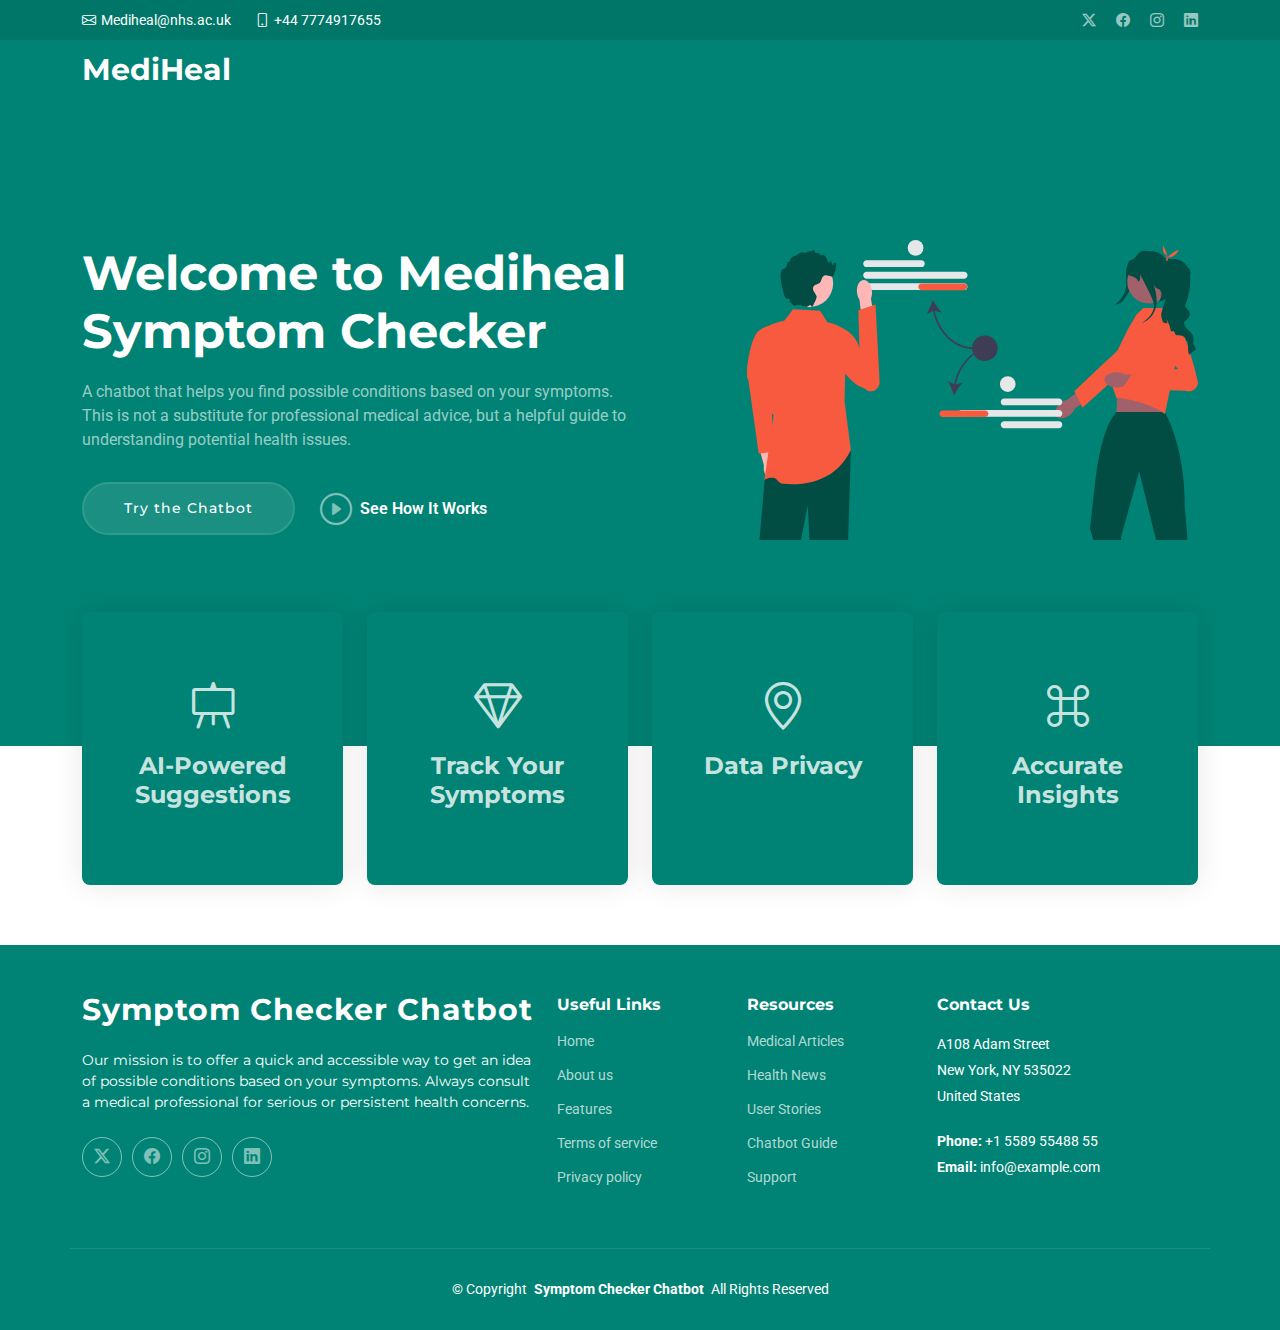
<file: index.html>
<!DOCTYPE html>
<html lang="en">

<head>
  <meta charset="utf-8" />
  <meta content="width=device-width, initial-scale=1.0" name="viewport" />

  <title>Symptom Checker Chatbot - A Chatbot Prototype That Suggests Conditions Based on Symptoms</title>
  <meta
    name="description"
    content="Symptom Checker Chatbot: A prototype that helps you find possible conditions based on your symptoms. This is not a substitute for professional medical advice."
  />
  <meta
    name="keywords"
    content="Symptom Checker, Medical, Chatbot, Health, AI, Conditions"
  />

  <link href="assets/img/favicon.png" rel="icon" />
  <link
    href="assets/img/apple-touch-icon.png"
    rel="apple-touch-icon"
  />

  <link href="https://fonts.googleapis.com" rel="preconnect" />
  <link href="https://fonts.gstatic.com" rel="preconnect" crossorigin />
  <link
    href="https://fonts.googleapis.com/css2?family=Roboto:ital,wght@0,100;0,300;0,400;0,500;0,700;0,900;1,100;1,300;1,400;1,500;1,700;1,900&family=Montserrat:ital,wght@0,100;0,200;0,300;0,400;0,500;0,600;0,700;0,800;0,900&family=Poppins:ital,wght@0,100;0,200;0,300;0,400;0,500;0,600;0,700;0,800;0,900;1,100;1,200;1,300;1,400;1,500;1,600;1,700;1,800;1,900&display=swap"
    rel="stylesheet"
  />

  <link
    href="assets/vendor/bootstrap/css/bootstrap.min.css"
    rel="stylesheet"
  />
  <link
    href="assets/vendor/bootstrap-icons/bootstrap-icons.css"
    rel="stylesheet"
  />
  <link href="assets/vendor/aos/aos.css" rel="stylesheet" />
  <link
    href="assets/vendor/glightbox/css/glightbox.min.css"
    rel="stylesheet"
  />
  <link
    href="assets/vendor/swiper/swiper-bundle.min.css"
    rel="stylesheet"
  />

  <link href="assets/css/main.css" rel="stylesheet" />
</head>

<body class="index-page">

  <header id="header" class="header fixed-top">
    <div class="topbar d-flex align-items-center">
      <div class="container d-flex justify-content-center justify-content-md-between">
        <div class="contact-info d-flex align-items-center">
          <i class="bi bi-envelope d-flex align-items-center">
            <a href="mailto:Mediheal@nhs.ac.uk">Mediheal@nhs.ac.uk</a>
          </i>
          <i class="bi bi-phone d-flex align-items-center ms-4"
            ><span>+44 7774917655</span></i
          >
        </div>
        <div class="social-links d-none d-md-flex align-items-center">
          <a href="#" class="twitter"><i class="bi bi-twitter-x"></i></a>
          <a href="#" class="facebook"><i class="bi bi-facebook"></i></a>
          <a href="#" class="instagram"><i class="bi bi-instagram"></i></a>
          <a href="#" class="linkedin"><i class="bi bi-linkedin"></i></a>
        </div>
      </div>
    </div>
    <div class="branding d-flex align-items-cente">
      <div
        class="container position-relative d-flex align-items-center justify-content-between"
      >
        <a href="index.html" class="logo d-flex align-items-center">
          <h1 class="sitename">MediHeal</h1>
          <span>.</span>
        </a>
      </div>
    </div>
  </header>
  <main id="main">
    <section id="hero" class="hero section accent-background">
      <div class="container position-relative" data-aos="fade-up" data-aos-delay="100">
        <div class="row gy-5 justify-content-between">
          <div class="col-lg-6 order-2 order-lg-1 d-flex flex-column justify-content-center">
            <h2>
              <span>Welcome to </span>
              <span class="accent">Mediheal Symptom Checker</span>
            </h2>
            <p>
              A chatbot that helps you find possible conditions based on your symptoms.
              This is not a substitute for professional medical advice, but a helpful guide to understanding potential health issues.
            </p>
            <div class="d-flex">
              <a href="chatbot.html" class="btn-get-started">Try the Chatbot</a>
              <a href="https://youtu.be/JKz_Y4-ZVTw?si=KSqrg_nxxJJu1kZ1" class="glightbox btn-watch-video d-flex align-items-center">
                <i class="bi bi-play-circle"></i><span>See How It Works</span>
              </a>
            </div>
          </div>
          <div class="col-lg-5 order-1 order-lg-2">
            <img
              src="assets/img/hero-img.svg"
              class="img-fluid"
              alt="Hero Image"
            >
          </div>
        </div>
      </div>

      <div class="icon-boxes position-relative" data-aos="fade-up" data-aos-delay="200">
        <div class="container position-relative">
          <div class="row gy-4 mt-5">

            <div class="col-xl-3 col-md-6">
              <div class="icon-box">
                <div class="icon"><i class="bi bi-easel"></i></div>
                <h4 class="title"><a href="#" class="stretched-link">AI-Powered Suggestions</a></h4>
              </div>
            </div><div class="col-xl-3 col-md-6">
              <div class="icon-box">
                <div class="icon"><i class="bi bi-gem"></i></div>
                <h4 class="title"><a href="#" class="stretched-link">Track Your Symptoms</a></h4>
              </div>
            </div><div class="col-xl-3 col-md-6">
              <div class="icon-box">
                <div class="icon"><i class="bi bi-geo-alt"></i></div>
                <h4 class="title"><a href="#" class="stretched-link">Data Privacy</a></h4>
              </div>
            </div><div class="col-xl-3 col-md-6">
              <div class="icon-box">
                <div class="icon"><i class="bi bi-command"></i></div>
                <h4 class="title"><a href="#" class="stretched-link">Accurate Insights</a></h4>
              </div>
            </div></div>
        </div>
      </div>
    </section></main>
  <footer id="footer" class="footer accent-background">
    <div class="container footer-top">
      <div class="row gy-4">
        <div class="col-lg-5 col-md-12 footer-about">
          <a href="index.html" class="logo d-flex align-items-center">
            <span class="sitename">Symptom Checker Chatbot</span>
          </a>
          <p>
            Our mission is to offer a quick and accessible way to get an idea of
            possible conditions based on your symptoms. Always consult a medical
            professional for serious or persistent health concerns.
          </p>
          <div class="social-links d-flex mt-4">
            <a href=""><i class="bi bi-twitter-x"></i></a>
            <a href=""><i class="bi bi-facebook"></i></a>
            <a href=""><i class="bi bi-instagram"></i></a>
            <a href=""><i class="bi bi-linkedin"></i></a>
          </div>
        </div>

        <div class="col-lg-2 col-6 footer-links">
          <h4>Useful Links</h4>
          <ul>
            <li><a href="index.html">Home</a></li>
            <li><a href="about.html">About us</a></li>
            <li><a href="services.html">Features</a></li>
            <li><a href="pricing.html">Terms of service</a></li>
            <li><a href="faq.html">Privacy policy</a></li>
          </ul>
        </div>

        <div class="col-lg-2 col-6 footer-links">
          <h4>Resources</h4>
          <ul>
            <li><a href="#">Medical Articles</a></li>
            <li><a href="#">Health News</a></li>
            <li><a href="#">User Stories</a></li>
            <li><a href="#">Chatbot Guide</a></li>
            <li><a href="#">Support</a></li>
          </ul>
        </div>

        <div class="col-lg-3 col-md-12 footer-contact text-center text-md-start">
          <h4>Contact Us</h4>
          <p>A108 Adam Street</p>
          <p>New York, NY 535022</p>
          <p>United States</p>
          <p class="mt-4">
            <strong>Phone:</strong> <span>+1 5589 55488 55</span>
          </p>
          <p>
            <strong>Email:</strong> <span>info@example.com</span>
          </p>
        </div>
      </div>
    </div>

    <div class="container copyright text-center mt-4">
      <p>
        ©
        <span>Copyright</span>
        <strong class="px-1 sitename">Symptom Checker Chatbot</strong>
        <span>All Rights Reserved</span>
      </p>
    </div>
  </footer>
  <a
    href="#"
    id="scroll-top"
    class="scroll-top d-flex align-items-center justify-content-center"
  >
    <i class="bi bi-arrow-up-short"></i>
  </a>

  <div id="preloader"></div>

  <script
    src="assets/vendor/bootstrap/js/bootstrap.bundle.min.js"
  ></script>
  <script
    src="assets/vendor/php-email-form/validate.js"
  ></script>
  <script src="assets/vendor/aos/aos.js"></script>
  <script
    src="assets/vendor/glightbox/js/glightbox.min.js"
  ></script>
  <script
    src="assets/vendor/swiper/swiper-bundle.min.js"
  ></script>
  <script
    src="assets/vendor/purecounter/purecounter_vanilla.js"
  ></script>
  <script
    src="assets/vendor/imagesloaded/imagesloaded.pkgd.min.js"
  ></script>
  <script
    src="assets/vendor/isotope-layout/isotope.pkgd.min.js"
  ></script>

  <script src="assets/js/main.js"></script>
</body>
</html>
</file>
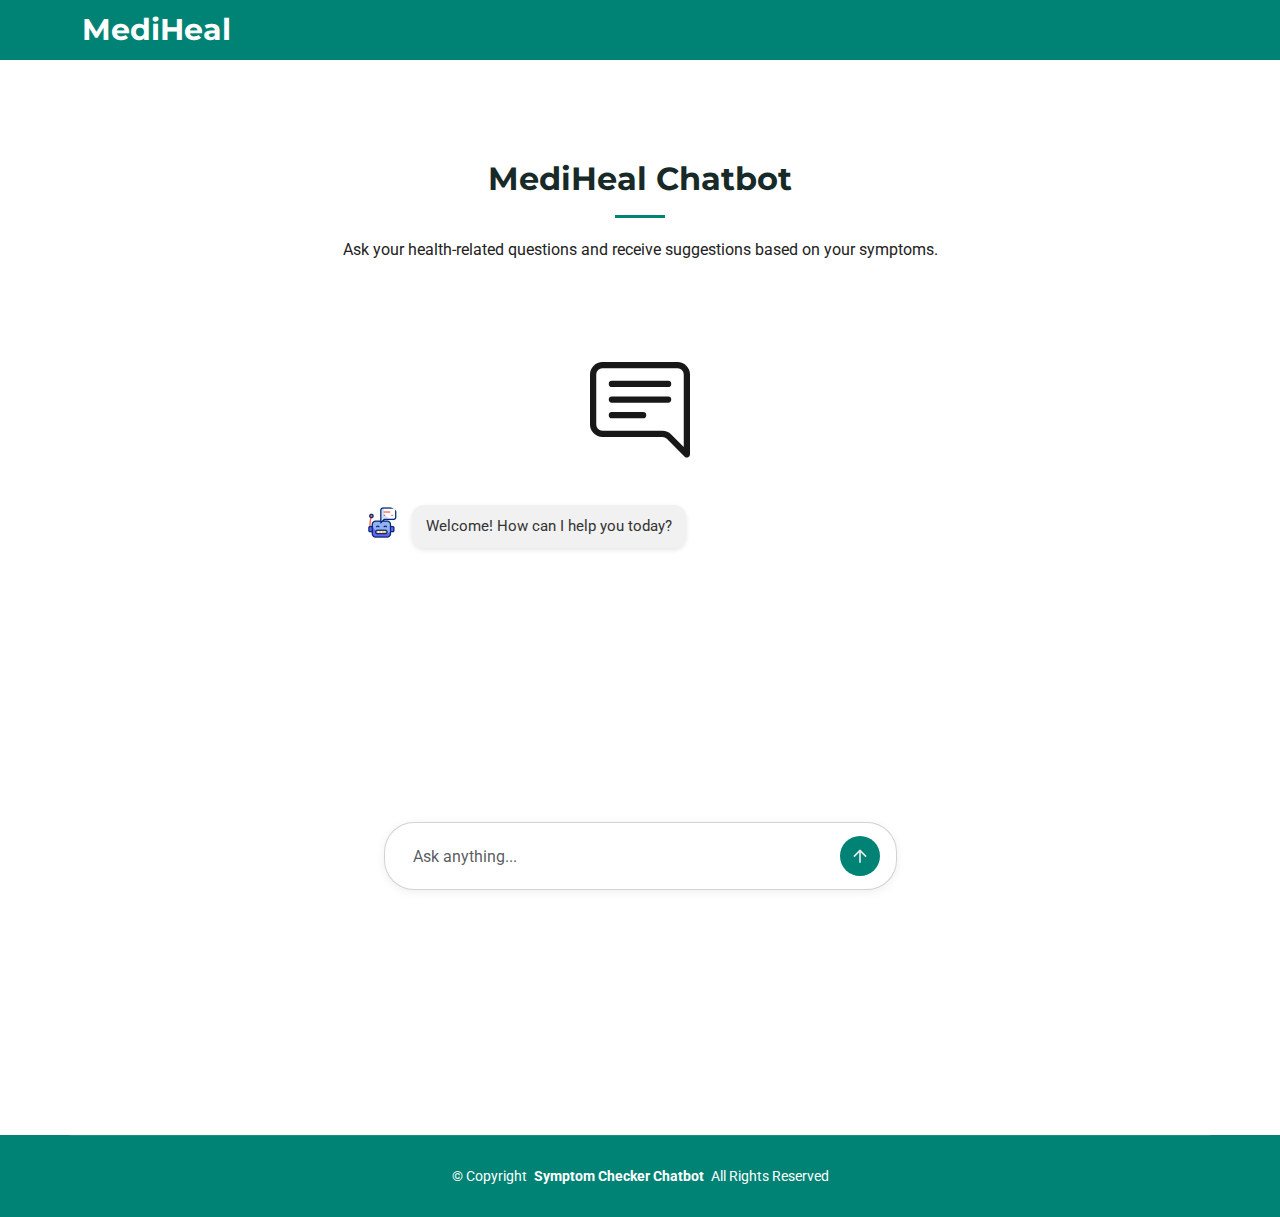
<file: chatbot.html>
<!DOCTYPE html>
<html lang="en">

<head>
  <meta charset="utf-8" />
  <meta content="width=device-width, initial-scale=1.0" name="viewport" />

  <title>MediHeal Chatbot - A Chatbot Prototype That Suggests Conditions Based on Symptoms</title>
  <meta
    name="description"
    content="Symptom Checker Chatbot: A prototype that helps you find possible conditions based on your symptoms. This is not a substitute for professional medical advice."
  />
  <meta
    name="keywords"
    content="Symptom Checker, Medical, Chatbot, Health, AI, Conditions"
  />

  <link href="assets/img/favicon.png" rel="icon" />
  <link
    href="assets/img/apple-touch-icon.png"
    rel="apple-touch-icon"
  />

  <link href="https://fonts.googleapis.com" rel="preconnect" />
  <link href="https://fonts.gstatic.com" rel="preconnect" crossorigin />
  <link
    href="https://fonts.googleapis.com/css2?family=Roboto:ital,wght@0,100;0,300;0,400;0,500;0,700;0,900;1,100;1,300;1,400;1,500;1,700;1,900&family=Montserrat:ital,wght@0,100;0,200;0,300;0,400;0,500;0,600;0,700;0,800;0,900&family=Poppins:ital,wght@0,100;0,200;0,300;0,400;0,500;0,600;0,700;0,800;0,900;1,100;1,200;1,300;1,400;1,500;1,600;1,700;1,800;1,900&display=swap"
    rel="stylesheet"
  />

  <link
    href="assets/vendor/bootstrap/css/bootstrap.min.css"
    rel="stylesheet"
  />
  <link
    href="assets/vendor/bootstrap-icons/bootstrap-icons.css"
    rel="stylesheet"
  />
  <link href="assets/vendor/aos/aos.css" rel="stylesheet" />
  <link
    href="assets/vendor/glightbox/css/glightbox.min.css"
    rel="stylesheet"
  />
  <link
    href="assets/vendor/swiper/swiper-bundle.min.css"
    rel="stylesheet"
  />

  <link href="assets/css/main.css" rel="stylesheet" />
</head>

<body class="index-page">

  <header id="header" class="header fixed-top">
    <div class="branding d-flex align-items-cente">
      <div
        class="container position-relative d-flex align-items-center justify-content-between"
      >
        <a href="index.html" class="logo d-flex align-items-center">
          <h1 class="sitename">MediHeal</h1>
          <span>.</span>
        </a>
      </div>
    </div>
  </header>
  <main id="main">
    <section id="chatbot" class="chatbot section">
      <div class="container" data-aos="fade-up" data-aos-delay="100">
        <div class="section-title">
          <h2>MediHeal Chatbot</h2>
          <p>Ask your health-related questions and receive suggestions based on your symptoms.</p>
        </div>

        <div id="paperChatSection">
          <div class="paper-center-logo" id="paperCenterLogo">
            <img
              src="assets/custom/chat-right-text.svg"
              alt="PaperChat Logo"
              style="width:100px; height:100px; margin-bottom: 10px;"
            />
            <h2 style="font-size: 1.8rem; color: #333; font-weight: 600;"></h2>
          </div>

          <div class="paper-chat-body" id="paperChatContainer">
            <div class="paper-message bot-message">
              <img src="assets/custom/chatbot.gif" alt="Bot Avatar" class="paper-bot-avatar">
              <div class="paper-message-text">Welcome! How can I help you today?</div>
            </div>
          </div>

          <div class="paper-chat-footer">
            <div class="search-box" style="border-radius: 30px; width: min(600px, 90%); max-width: 600px; margin: 0 auto; padding: 8px 16px;">
              <form id="paperChatForm" style="display: flex; align-items: center; width: 100%;">
                <input
                  type="text"
                  id="paperChatInput"
                  class="form-control search-input"
                  placeholder="Ask anything..."
                  required
                  style="border-radius: 8px; height: 50px; font-size: 16px;"
                />
                <div class="search-icons" style="display: flex; align-items: center;">
                  <button type="submit" class="icon-btn" aria-label="Send Message" id="paperChatSendBtn" style="width: 40px; height: 40px;">
                    <img
                      id="paperChatSendIcon"
                      src="assets/custom/arrow_upward_24dp_E8EAED_FILL0_wght400_GRAD0_opsz24.svg"
                      alt="Send"
                      style="width: 20px; height: 20px;"
                    />
                  </button>
                </div>
              </form>
            </div>
          </div>
        </div>
      </div>
    </section>

  </main>
  <footer id="footer" class="footer accent-background">
    <div class="container copyright text-center mt-4">
      <p>
        ©
        <span>Copyright</span>
        <strong class="px-1 sitename">Symptom Checker Chatbot</strong>
        <span>All Rights Reserved</span>
      </p>
    </div>
  </footer>
  <a
    href="#"
    id="scroll-top"
    class="scroll-top d-flex align-items-center justify-content-center"
  >
    <i class="bi bi-arrow-up-short"></i>
  </a>

  <div id="preloader"></div>

  <script
    src="assets/vendor/bootstrap/js/bootstrap.bundle.min.js"
  ></script>
  <script
    src="assets/vendor/php-email-form/validate.js"
  ></script>
  <script src="assets/vendor/aos/aos.js"></script>
  <script
    src="assets/vendor/glightbox/js/glightbox.min.js"
  ></script>
  <script
    src="assets/vendor/swiper/swiper-bundle.min.js"
  ></script>
  <script
    src="assets/vendor/purecounter/purecounter_vanilla.js"
  ></script>
  <script
    src="assets/vendor/imagesloaded/imagesloaded.pkgd.min.js"
  ></script>
  <script
    src="assets/vendor/isotope-layout/isotope.pkgd.min.js"
  ></script>

  <script src="assets/js/main.js"></script>
  <script>
    // Disease Responses Map
    const diseaseResponses = {
      "Asthma": {
        symptoms: "Wheezing, shortness of breath, chest tightness, coughing.",
        remedies: "Use inhalers as prescribed, avoid triggers like smoke and allergens, maintain a healthy lifestyle.",
        solutions: "Consult a pulmonologist for long-term management and regular check-ups."
      },
      "Diabetes": {
        symptoms: "Increased thirst, frequent urination, fatigue, blurred vision.",
        remedies: "Monitor blood sugar levels, follow a balanced diet, exercise regularly.",
        solutions: "Consult an endocrinologist for medication and lifestyle adjustments."
      },
      "Hypertension (high blood pressure)": {
        symptoms: "Headaches, dizziness, blurred vision, chest pain.",
        remedies: "Reduce salt intake, exercise regularly, avoid smoking and excessive alcohol.",
        solutions: "Consult a cardiologist for medication and regular monitoring."
      },
      "Coronary atherosclerosis": {
        symptoms: "Chest pain, shortness of breath, fatigue, heart palpitations.",
        remedies: "Adopt a heart-healthy diet, exercise regularly, quit smoking.",
        solutions: "Consult a cardiologist for possible surgical interventions and medications."
      },
      "Chronic obstructive pulmonary disease (COPD)": {
        symptoms: "Chronic cough, shortness of breath, wheezing, frequent respiratory infections.",
        remedies: "Avoid smoking, use prescribed inhalers, pulmonary rehabilitation.",
        solutions: "Consult a pulmonologist for long-term management and oxygen therapy if needed."
      },
      // Add more diseases and their responses here...
    };

    // Chatbot Logic
    document.addEventListener("DOMContentLoaded", function () {
      const chatContainer = document.getElementById("paperChatContainer");
      const chatInput = document.getElementById("paperChatInput");
      const chatForm = document.getElementById("paperChatForm");

      function addMessageToChat(message, isUser = false) {
        const messageDiv = document.createElement("div");
        messageDiv.classList.add("paper-message");

        if (isUser) {
          messageDiv.classList.add("user-message");
          messageDiv.innerHTML = `
            <div class="paper-message-text">${message}</div>
          `;
        } else {
          messageDiv.classList.add("bot-message");
          messageDiv.innerHTML = `
            <img src="assets/custom/chatbot.gif" alt="Bot Avatar" class="paper-bot-avatar">
            <div class="paper-message-text">${message}</div>
          `;
        }

        chatContainer.appendChild(messageDiv);
        chatContainer.scrollTop = chatContainer.scrollHeight; // Auto-scroll to the latest message
      }

      function handleChatFormSubmit(event) {
        event.preventDefault();

        const userMessage = chatInput.value.trim();

        if (userMessage) {
          addMessageToChat(userMessage, true);
          chatInput.value = "";

          // Check if the user's message matches any disease in the map
          const disease = Object.keys(diseaseResponses).find(d => userMessage.toLowerCase().includes(d.toLowerCase()));

          if (disease) {
            const response = diseaseResponses[disease];
            const botMessage = `
              <strong>${disease}</strong><br>
              <strong>Symptoms:</strong> ${response.symptoms}<br>
              <strong>Remedies:</strong> ${response.remedies}<br>
              <strong>Solutions:</strong> ${response.solutions}
            `;
            addMessageToChat(botMessage);
          } else {
            addMessageToChat("I'm sorry, I don't have information on that condition. Please consult a healthcare professional.");
          }
        }
      }

      chatForm.addEventListener("submit", handleChatFormSubmit);
    });
  </script>

  <style>
    /* Basic Chat Layout */
    #paperChatSection {
      background: transparent;
      position: relative;
      min-height: 60vh;
      max-width: 600px;
      margin: 0 auto;
    }
    .paper-center-logo {
      position: relative;
      text-align: center;
      margin-top: 40px;
      opacity: 0.9;
    }
    .paper-chat-body {
      display: flex;
      flex-direction: column;
      gap: 20px;
      padding: 25px 22px 400px 22px;
      background: transparent;
      scroll-behavior: smooth;
      margin-bottom: 0;
    }
    .paper-chat-footer {
      position: sticky;
      bottom: 0;
      left: 0;
      right: 0;
      z-index: 999;
      padding: 10px 15px;
      background-color: var(--surface-color);
    }
    .search-box {
      background-color: var(--surface-color);
      border: 1px solid color-mix(in srgb, var(--default-color), transparent 80%);
      box-shadow: 0 2px 10px rgba(0,0,0,0.07);
      transition: border 0.3s;
    }
    .search-box:hover {
      border: 1px solid var(--default-color);
    }
    .search-input {
      flex: 1;
      border: none;
      background: transparent;
      margin-right: 10px;
    }
    .search-input:focus {
      outline: none;
    }
    .icon-btn {
      border: none;
      border-radius: 50%;
      background-color: #008374;
      cursor: pointer;
      display: flex;
      align-items: center;
      justify-content: center;
      transition: background-color 0.3s;
    }
    .icon-btn:hover {
      background-color: #006B5F;
    }
    .icon-btn:focus {
      outline: none;
    }
    .paper-message {
      display: flex;
      align-items: flex-start;
      gap: 10px;
      max-width: 80%;
      margin-bottom: 15px;
      animation: fadeIn 0.3s ease-in-out;
    }
    .paper-message.bot-message {
      align-self: flex-start;
    }
    .paper-message.user-message {
      align-self: flex-end;
      flex-direction: row-reverse;
    }
    .paper-message-text {
      background: var(--surface-color);
      padding: 10px 14px;
      border-radius: 12px;
      font-size: 15px;
      text-align: justify;
      white-space: pre-wrap;
      box-shadow: 0 2px 5px rgba(0, 0, 0, 0.1);
    }
    .paper-message.user-message .paper-message-text {
      background: #008374;
      color: white;
    }
    .paper-bot-avatar, .paper-user-avatar {
      width: 40px;
      height: 40px;
      flex-shrink: 0;
      border-radius: 50%;
    }
    .paper-message-text {
      background: var(--surface-color);
      padding: 10px 14px;
      border-radius: 12px;
      font-size: 15px;
      text-align: left;
      white-space: pre-wrap;
      box-shadow: 0 2px 5px rgba(0, 0, 0, 0.1);
      line-height: 1.5;
    }

    .paper-message.user-message .paper-message-text {
      background: #008374;
      color: white;
      text-align: right;
    }

    .paper-message.bot-message .paper-message-text {
      background: #f1f1f1;
      color: #333;
    }
    
    .paper-user-avatar {
      background: #008374;
      display: flex;
      align-items: center;
      justify-content: center;
      color: white;
      font-size: 18px;
    }
    @keyframes fadeIn {
      from {
        opacity: 0;
        transform: translateY(10px);
      }
      to {
        opacity: 1;
        transform: translateY(0);
      }
    }
  </style>
</body>
</html>
</file>
<file: assets/css/main.css>
/**
* Template Name: Impact
* Template URL: https://bootstrapmade.com/impact-bootstrap-business-website-template/
* Updated: Aug 07 2024 with Bootstrap v5.3.3
* Author: BootstrapMade.com
* License: https://bootstrapmade.com/license/
*/

/*--------------------------------------------------------------
# Font & Color Variables
# Help: https://bootstrapmade.com/color-system/
--------------------------------------------------------------*/
/* Fonts */
:root {
  --default-font: "Roboto",  system-ui, -apple-system, "Segoe UI", Roboto, "Helvetica Neue", Arial, "Noto Sans", "Liberation Sans", sans-serif, "Apple Color Emoji", "Segoe UI Emoji", "Segoe UI Symbol", "Noto Color Emoji";
  --heading-font: "Montserrat",  sans-serif;
  --nav-font: "Poppins",  sans-serif;
}

/* Global Colors - The following color variables are used throughout the website. Updating them here will change the color scheme of the entire website */
:root { 
  --background-color: #ffffff; /* Background color for the entire website, including individual sections */
  --default-color: #222222; /* Default color used for the majority of the text content across the entire website */
  --heading-color: #172a28; /* Color for headings, subheadings and title throughout the website */
  --accent-color: #008374; /* Accent color that represents your brand on the website. It's used for buttons, links, and other elements that need to stand out */
  --surface-color: #ffffff; /* The surface color is used as a background of boxed elements within sections, such as cards, icon boxes, or other elements that require a visual separation from the global background. */
  --contrast-color: #ffffff; /* Contrast color for text, ensuring readability against backgrounds of accent, heading, or default colors. */
}

/* Nav Menu Colors - The following color variables are used specifically for the navigation menu. They are separate from the global colors to allow for more customization options */
:root {
  --nav-color: #ffffff;  /* The default color of the main navmenu links */
  --nav-hover-color: #008374; /* Applied to main navmenu links when they are hovered over or active */
  --nav-mobile-background-color: #ffffff; /* Used as the background color for mobile navigation menu */
  --nav-dropdown-background-color: #ffffff; /* Used as the background color for dropdown items that appear when hovering over primary navigation items */
  --nav-dropdown-color: #01433c; /* Used for navigation links of the dropdown items in the navigation menu. */
  --nav-dropdown-hover-color: #008374; /* Similar to --nav-hover-color, this color is applied to dropdown navigation links when they are hovered over. */
}

/* Color Presets - These classes override global colors when applied to any section or element, providing reuse of the sam color scheme. */

.light-background {
  --background-color: #f2f9f9;
  --surface-color: #ffffff;
}

.dark-background {
  --background-color: #060606;
  --default-color: #ffffff;
  --heading-color: #ffffff;
  --surface-color: #252525;
  --contrast-color: #ffffff;
}

.accent-background {
  --background-color: #008374;
  --default-color: #ffffff;
  --heading-color: #ffffff;
  --accent-color: #ffffff;
  --surface-color: #00b6a1;
  --contrast-color: #ffffff;
}

/* Smooth scroll */
:root {
  scroll-behavior: smooth;
}

/*--------------------------------------------------------------
# General Styling & Shared Classes
--------------------------------------------------------------*/
body {
  color: var(--default-color);
  background-color: var(--background-color);
  font-family: var(--default-font);
  padding-top: 100px;
}

a {
  color: var(--accent-color);
  text-decoration: none;
  transition: 0.3s;
}

a:hover {
  color: color-mix(in srgb, var(--accent-color), transparent 25%);
  text-decoration: none;
}

h1,
h2,
h3,
h4,
h5,
h6 {
  color: var(--heading-color);
  font-family: var(--heading-font);
}

/* Pulsating Play Button
------------------------------*/
.pulsating-play-btn {
  width: 94px;
  height: 94px;
  background: radial-gradient(var(--accent-color) 50%, color-mix(in srgb, var(--accent-color), transparent 75%) 52%);
  border-radius: 50%;
  display: block;
  position: relative;
  overflow: hidden;
}

.pulsating-play-btn:before {
  content: "";
  position: absolute;
  width: 120px;
  height: 120px;
  animation-delay: 0s;
  animation: pulsate-play-btn 2s;
  animation-direction: forwards;
  animation-iteration-count: infinite;
  animation-timing-function: steps;
  opacity: 1;
  border-radius: 50%;
  border: 5px solid color-mix(in srgb, var(--accent-color), transparent 30%);
  top: -15%;
  left: -15%;
  background: rgba(198, 16, 0, 0);
}

.pulsating-play-btn:after {
  content: "";
  position: absolute;
  left: 50%;
  top: 50%;
  transform: translateX(-40%) translateY(-50%);
  width: 0;
  height: 0;
  border-top: 10px solid transparent;
  border-bottom: 10px solid transparent;
  border-left: 15px solid #fff;
  z-index: 100;
  transition: all 400ms cubic-bezier(0.55, 0.055, 0.675, 0.19);
}

.pulsating-play-btn:hover:before {
  content: "";
  position: absolute;
  left: 50%;
  top: 50%;
  transform: translateX(-40%) translateY(-50%);
  width: 0;
  height: 0;
  border: none;
  border-top: 10px solid transparent;
  border-bottom: 10px solid transparent;
  border-left: 15px solid #fff;
  z-index: 200;
  animation: none;
  border-radius: 0;
}

.pulsating-play-btn:hover:after {
  border-left: 15px solid var(--accent-color);
  transform: scale(20);
}

@keyframes pulsate-play-btn {
  0% {
    transform: scale(0.6, 0.6);
    opacity: 1;
  }

  100% {
    transform: scale(1, 1);
    opacity: 0;
  }
}

/* PHP Email Form Messages
------------------------------*/
.php-email-form .error-message {
  display: none;
  background: #df1529;
  color: #ffffff;
  text-align: left;
  padding: 15px;
  margin-bottom: 24px;
  font-weight: 600;
}

.php-email-form .sent-message {
  display: none;
  color: #ffffff;
  background: #059652;
  text-align: center;
  padding: 15px;
  margin-bottom: 24px;
  font-weight: 600;
}

.php-email-form .loading {
  display: none;
  background: var(--surface-color);
  text-align: center;
  padding: 15px;
  margin-bottom: 24px;
}

.php-email-form .loading:before {
  content: "";
  display: inline-block;
  border-radius: 50%;
  width: 24px;
  height: 24px;
  margin: 0 10px -6px 0;
  border: 3px solid var(--accent-color);
  border-top-color: var(--surface-color);
  animation: php-email-form-loading 1s linear infinite;
}

@keyframes php-email-form-loading {
  0% {
    transform: rotate(0deg);
  }

  100% {
    transform: rotate(360deg);
  }
}

/*--------------------------------------------------------------
# Global Header
--------------------------------------------------------------*/
.header {
  --background-color: #008374;
  --heading-color: #ffffff;
  color: var(--default-color);
  transition: all 0.5s;
  z-index: 997;
  background-color: var(--background-color);
}

.header .topbar {
  background-color: color-mix(in srgb, var(--accent-color) 90%, black 10%);
  height: 40px;
  padding: 0;
  font-size: 14px;
  transition: all 0.5s;
}

.header .topbar .contact-info i {
  font-style: normal;
  color: var(--contrast-color);
}

.header .topbar .contact-info i a,
.header .topbar .contact-info i span {
  padding-left: 5px;
  color: var(--contrast-color);
}

@media (max-width: 575px) {

  .header .topbar .contact-info i a,
  .header .topbar .contact-info i span {
    font-size: 13px;
  }
}

.header .topbar .contact-info i a {
  line-height: 0;
  transition: 0.3s;
}

.header .topbar .contact-info i a:hover {
  color: var(--contrast-color);
  text-decoration: underline;
}

.header .topbar .social-links a {
  color: color-mix(in srgb, var(--contrast-color), transparent 40%);
  line-height: 0;
  transition: 0.3s;
  margin-left: 20px;
}

.header .topbar .social-links a:hover {
  color: var(--contrast-color);
}

.header .branding {
  min-height: 60px;
  padding: 10px 0;
}

.header .logo {
  line-height: 1;
}

.header .logo img {
  max-height: 36px;
  margin-right: 8px;
}

.header .logo h1 {
  font-size: 30px;
  margin: 0;
  font-weight: 700;
  color: var(--heading-color);
}

.header .logo span {
  font-size: 32px;
  margin-left: 2px;
  color: var(--nav-hover-color);
}

.scrolled .header {
  box-shadow: 0px 0 18px rgba(0, 0, 0, 0.1);
}

/*--------------------------------------------------------------
# Navigation Menu
--------------------------------------------------------------*/
/* Desktop Navigation */
@media (min-width: 1200px) {
  .navmenu {
    padding: 0;
  }

  .navmenu ul {
    margin: 0;
    padding: 0;
    display: flex;
    list-style: none;
    align-items: center;
  }

  .navmenu li {
    position: relative;
  }

  .navmenu>ul>li {
    white-space: nowrap;
    padding: 15px 14px;
  }

  .navmenu>ul>li:last-child {
    padding-right: 0;
  }

  .navmenu a,
  .navmenu a:focus {
    color: var(--nav-color);
    font-size: 15px;
    padding: 0 2px;
    font-family: var(--nav-font);
    font-weight: 500;
    display: flex;
    align-items: center;
    justify-content: space-between;
    white-space: nowrap;
    transition: 0.3s;
    position: relative;
  }

  .navmenu a i,
  .navmenu a:focus i {
    font-size: 12px;
    line-height: 0;
    margin-left: 5px;
    transition: 0.3s;
  }

  .navmenu>ul>li>a:before {
    content: "";
    position: absolute;
    height: 2px;
    bottom: -6px;
    left: 0;
    background-color: var(--nav-hover-color);
    visibility: hidden;
    width: 0px;
    transition: all 0.3s ease-in-out 0s;
  }

  .navmenu a:hover:before,
  .navmenu li:hover>a:before,
  .navmenu .active:before {
    visibility: visible;
    width: 100%;
  }

  .navmenu li:hover>a,
  .navmenu .active,
  .navmenu .active:focus {
    color: var(--nav-color);
  }

  .navmenu .dropdown ul {
    margin: 0;
    padding: 10px 0;
    background: var(--nav-dropdown-background-color);
    display: block;
    position: absolute;
    visibility: hidden;
    left: 14px;
    top: 130%;
    opacity: 0;
    transition: 0.3s;
    border-radius: 4px;
    z-index: 99;
    box-shadow: 0px 0px 30px rgba(0, 0, 0, 0.1);
  }

  .navmenu .dropdown ul li {
    min-width: 200px;
  }

  .navmenu .dropdown ul a {
    padding: 10px 20px;
    font-size: 15px;
    text-transform: none;
    color: var(--nav-dropdown-color);
  }

  .navmenu .dropdown ul a i {
    font-size: 12px;
  }

  .navmenu .dropdown ul a:hover,
  .navmenu .dropdown ul .active:hover,
  .navmenu .dropdown ul li:hover>a {
    color: var(--nav-dropdown-hover-color);
  }

  .navmenu .dropdown:hover>ul {
    opacity: 1;
    top: 100%;
    visibility: visible;
  }

  .navmenu .dropdown .dropdown ul {
    top: 0;
    left: -90%;
    visibility: hidden;
  }

  .navmenu .dropdown .dropdown:hover>ul {
    opacity: 1;
    top: 0;
    left: -100%;
    visibility: visible;
  }
}

/* Mobile Navigation */
@media (max-width: 1199px) {
  .mobile-nav-toggle {
    color: var(--nav-color);
    font-size: 28px;
    line-height: 0;
    margin-right: 10px;
    cursor: pointer;
    transition: color 0.3s;
  }

  .navmenu {
    padding: 0;
    z-index: 9997;
  }

  .navmenu ul {
    display: none;
    list-style: none;
    position: absolute;
    inset: 60px 20px 20px 20px;
    padding: 10px 0;
    margin: 0;
    border-radius: 6px;
    background-color: var(--nav-mobile-background-color);
    border: 1px solid color-mix(in srgb, var(--default-color), transparent 90%);
    box-shadow: none;
    overflow-y: auto;
    transition: 0.3s;
    z-index: 9998;
  }

  .navmenu a,
  .navmenu a:focus {
    color: var(--nav-dropdown-color);
    padding: 10px 20px;
    font-family: var(--nav-font);
    font-size: 17px;
    font-weight: 500;
    display: flex;
    align-items: center;
    justify-content: space-between;
    white-space: nowrap;
    transition: 0.3s;
  }

  .navmenu a i,
  .navmenu a:focus i {
    font-size: 12px;
    line-height: 0;
    margin-left: 5px;
    width: 30px;
    height: 30px;
    display: flex;
    align-items: center;
    justify-content: center;
    border-radius: 50%;
    transition: 0.3s;
    background-color: color-mix(in srgb, var(--accent-color), transparent 90%);
  }

  .navmenu a i:hover,
  .navmenu a:focus i:hover {
    background-color: var(--accent-color);
    color: var(--contrast-color);
  }

  .navmenu a:hover,
  .navmenu .active,
  .navmenu .active:focus {
    color: var(--nav-dropdown-hover-color);
  }

  .navmenu .active i,
  .navmenu .active:focus i {
    background-color: var(--accent-color);
    color: var(--contrast-color);
    transform: rotate(180deg);
  }

  .navmenu .dropdown ul {
    position: static;
    display: none;
    z-index: 99;
    padding: 10px 0;
    margin: 10px 20px;
    background-color: var(--nav-dropdown-background-color);
    transition: all 0.5s ease-in-out;
  }

  .navmenu .dropdown ul ul {
    background-color: rgba(33, 37, 41, 0.1);
  }

  .navmenu .dropdown>.dropdown-active {
    display: block;
    background-color: rgba(33, 37, 41, 0.03);
  }

  .mobile-nav-active {
    overflow: hidden;
  }

  .mobile-nav-active .mobile-nav-toggle {
    color: #fff;
    position: absolute;
    font-size: 32px;
    top: 15px;
    right: 15px;
    margin-right: 0;
    z-index: 9999;
  }

  .mobile-nav-active .navmenu {
    position: fixed;
    overflow: hidden;
    inset: 0;
    background: rgba(33, 37, 41, 0.8);
    transition: 0.3s;
  }

  .mobile-nav-active .navmenu>ul {
    display: block;
  }
}

/*--------------------------------------------------------------
# Global Footer
--------------------------------------------------------------*/
.footer {
  color: var(--default-color);
  background-color: var(--background-color);
  font-size: 14px;
  position: relative;
}

.footer .footer-top {
  padding-top: 50px;
}

.footer .footer-about .logo {
  line-height: 1;
  margin-bottom: 25px;
}

.footer .footer-about .logo img {
  max-height: 40px;
  margin-right: 6px;
}

.footer .footer-about .logo span {
  color: var(--heading-color);
  font-size: 30px;
  font-weight: 700;
  letter-spacing: 1px;
  font-family: var(--heading-font);
}

.footer .footer-about p {
  font-size: 14px;
  font-family: var(--heading-font);
}

.footer .social-links a {
  display: flex;
  align-items: center;
  justify-content: center;
  width: 40px;
  height: 40px;
  border-radius: 50%;
  border: 1px solid color-mix(in srgb, var(--default-color), transparent 50%);
  font-size: 16px;
  color: color-mix(in srgb, var(--default-color), transparent 50%);
  margin-right: 10px;
  transition: 0.3s;
}

.footer .social-links a:hover {
  color: var(--default-color);
  border-color: var(--default-color);
}

.footer h4 {
  font-size: 16px;
  font-weight: bold;
  position: relative;
  padding-bottom: 12px;
}

.footer .footer-links {
  margin-bottom: 30px;
}

.footer .footer-links ul {
  list-style: none;
  padding: 0;
  margin: 0;
}

.footer .footer-links ul i {
  padding-right: 2px;
  font-size: 12px;
  line-height: 0;
}

.footer .footer-links ul li {
  padding: 10px 0;
  display: flex;
  align-items: center;
}

.footer .footer-links ul li:first-child {
  padding-top: 0;
}

.footer .footer-links ul a {
  color: color-mix(in srgb, var(--default-color), transparent 30%);
  display: inline-block;
  line-height: 1;
}

.footer .footer-links ul a:hover {
  color: var(--default-color);
}

.footer .footer-contact p {
  margin-bottom: 5px;
}

.footer .copyright {
  padding-top: 30px;
  padding-bottom: 30px;
  border-top: 1px solid color-mix(in srgb, var(--default-color), transparent 90%);
}

.footer .copyright p {
  margin-bottom: 0;
}

.footer .credits {
  margin-top: 4px;
  font-size: 13px;
}

/*--------------------------------------------------------------
# Preloader
--------------------------------------------------------------*/
#preloader {
  position: fixed;
  inset: 0;
  z-index: 999999;
  overflow: hidden;
  background: var(--background-color);
  transition: all 0.6s ease-out;
}

#preloader:before {
  content: "";
  position: fixed;
  top: calc(50% - 30px);
  left: calc(50% - 30px);
  border: 6px solid #ffffff;
  border-color: var(--accent-color) transparent var(--accent-color) transparent;
  border-radius: 50%;
  width: 60px;
  height: 60px;
  animation: animate-preloader 1.5s linear infinite;
}

@keyframes animate-preloader {
  0% {
    transform: rotate(0deg);
  }

  100% {
    transform: rotate(360deg);
  }
}

/*--------------------------------------------------------------
# Scroll Top Button
--------------------------------------------------------------*/
.scroll-top {
  position: fixed;
  visibility: hidden;
  opacity: 0;
  right: 15px;
  bottom: -15px;
  z-index: 99999;
  background-color: var(--accent-color);
  width: 44px;
  height: 44px;
  border-radius: 50px;
  transition: all 0.4s;
}

.scroll-top i {
  font-size: 24px;
  color: var(--contrast-color);
  line-height: 0;
}

.scroll-top:hover {
  background-color: color-mix(in srgb, var(--accent-color), transparent 20%);
  color: var(--contrast-color);
}

.scroll-top.active {
  visibility: visible;
  opacity: 1;
  bottom: 15px;
}

/*--------------------------------------------------------------
# Disable aos animation delay on mobile devices
--------------------------------------------------------------*/
@media screen and (max-width: 768px) {
  [data-aos-delay] {
    transition-delay: 0 !important;
  }
}

/*--------------------------------------------------------------
# Global Page Titles & Breadcrumbs
--------------------------------------------------------------*/
.page-title {
  --background-color: var(--accent-color);
  --default-color: #fff;
  --heading-color: #fff;
  color: var(--default-color);
  background-color: var(--background-color);
  position: relative;
}

.page-title .heading {
  padding: 160px 0 80px 0;
  border-top: 1px solid color-mix(in srgb, var(--default-color), transparent 90%);
}

.page-title .heading h1 {
  font-size: 38px;
  font-weight: 700;
}

.page-title nav {
  background-color: color-mix(in srgb, var(--default-color), transparent 92%);
  padding: 20px 0;
}

.page-title nav ol {
  display: flex;
  flex-wrap: wrap;
  list-style: none;
  margin: 0;
  font-size: 16px;
  font-weight: 600;
}

.page-title nav ol a {
  color: color-mix(in srgb, var(--default-color), transparent 50%);
}

.page-title nav ol a:hover {
  color: var(--default-color);
}

.page-title nav ol li+li {
  padding-left: 10px;
}

.page-title nav ol li+li::before {
  content: "/";
  display: inline-block;
  padding-right: 10px;
  color: color-mix(in srgb, var(--default-color), transparent 50%);
}

/*--------------------------------------------------------------
# Global Sections
--------------------------------------------------------------*/
section,
.section {
  color: var(--default-color);
  background-color: var(--background-color);
  padding: 60px 0;
  scroll-margin-top: 112px;
  overflow: clip;
}

@media (max-width: 1199px) {

  section,
  .section {
    scroll-margin-top: 100px;
  }
}

/*--------------------------------------------------------------
# Global Section Titles
--------------------------------------------------------------*/
.section-title {
  text-align: center;
  padding-bottom: 60px;
  position: relative;
}

.section-title h2 {
  font-size: 32px;
  font-weight: 700;
  margin-bottom: 20px;
  padding-bottom: 20px;
  position: relative;
}

.section-title h2:after {
  content: "";
  position: absolute;
  display: block;
  width: 50px;
  height: 3px;
  background: var(--accent-color);
  left: 0;
  right: 0;
  bottom: 0;
  margin: auto;
}

.section-title p {
  margin-bottom: 0;
}

/*--------------------------------------------------------------
# Hero Section
--------------------------------------------------------------*/
.hero {
  width: 100%;
  position: relative;
  padding: 140px 0 0 0;
}

.hero .container {
  position: relative;
  z-index: 3;
}

.hero h2 {
  font-size: 48px;
  font-weight: 700;
  margin-bottom: 20px;
}

.hero h2 .accent {
  color: var(--conrast-color);
}

.hero p {
  color: color-mix(in srgb, var(--default-color), transparent 40%);
  font-weight: 400;
  margin-bottom: 30px;
}

.hero .btn-get-started {
  color: var(--contrast-color);
  background: var(--accent-color);
  font-family: var(--heading-font);
  font-weight: 500;
  font-size: 14px;
  letter-spacing: 1px;
  display: inline-block;
  padding: 14px 40px;
  border-radius: 50px;
  transition: 0.3s;
  border: 2px solid color-mix(in srgb, var(--default-color), transparent 90%);
  background-color: color-mix(in srgb, var(--default-color), transparent 90%);
}

.hero .btn-get-started:hover {
  border-color: color-mix(in srgb, var(--default-color), transparent 60%);
}

.hero .btn-watch-video {
  font-size: 16px;
  transition: 0.5s;
  margin-left: 25px;
  font-weight: 600;
  color: var(--default-color);
}

.hero .btn-watch-video i {
  color: color-mix(in srgb, var(--default-color), transparent 50%);
  font-size: 32px;
  transition: 0.3s;
  line-height: 0;
  margin-right: 8px;
}

.hero .btn-watch-video:hover i {
  color: var(--default-color);
}

@media (max-width: 640px) {
  .hero h2 {
    font-size: 36px;
  }

  .hero .btn-get-started,
  .hero .btn-watch-video {
    font-size: 14px;
  }
}

.hero .icon-boxes {
  padding-bottom: 60px;
  z-index: 4;
}

@media (min-width: 1200px) {
  .hero .icon-boxes:before {
    content: "";
    position: absolute;
    bottom: 0;
    left: 0;
    right: 0;
    height: calc(50% + 20px);
    background-color: var(--default-color);
    border-top: 1px solid color-mix(in srgb, var(--default-color), transparent 90%);
  }
}

.hero .icon-box {
  padding: 60px 30px;
  position: relative;
  overflow: hidden;
  background: var(--background-color);
  box-shadow: 0 0 29px 0 rgba(0, 0, 0, 0.1);
  transition: all 0.3s ease-in-out;
  border-radius: 8px;
  z-index: 1;
  height: 100%;
  width: 100%;
  text-align: center;
}

.hero .icon-box .title {
  font-weight: 700;
  margin-bottom: 15px;
  font-size: 24px;
}

.hero .icon-box .title a {
  color: color-mix(in srgb, var(--default-color), transparent 20%);
  transition: 0.3s;
}

.hero .icon-box .icon {
  margin-bottom: 20px;
  padding-top: 10px;
  display: inline-block;
  transition: all 0.3s ease-in-out;
  font-size: 48px;
  line-height: 1;
  color: color-mix(in srgb, var(--default-color), transparent 20%);
}

.hero .icon-box:hover {
  background-color: color-mix(in srgb, var(--background-color), white 10%);
}

.hero .icon-box:hover .title a,
.hero .icon-box:hover .icon {
  color: var(--contrast-color);
}

/*--------------------------------------------------------------
# About Section
--------------------------------------------------------------*/
.about h3 {
  font-weight: 700;
  font-size: 28px;
  margin-bottom: 20px;
}

.about .fst-italic {
  color: color-mix(in srgb, var(--default-color), var(--contrast-color) 50%);
}

.about .content ul {
  list-style: none;
  padding: 0;
}

.about .content ul li {
  padding: 0 0 10px 30px;
  position: relative;
}

.about .content ul i {
  position: absolute;
  font-size: 20px;
  left: 0;
  top: -3px;
  color: var(--accent-color);
}

.about .content p:last-child {
  margin-bottom: 0;
}

.about .pulsating-play-btn {
  position: absolute;
  left: calc(50% - 47px);
  top: calc(50% - 47px);
}

/*--------------------------------------------------------------
# Clients Section
--------------------------------------------------------------*/
.clients .swiper {
  padding: 10px 0;
}

.clients .swiper-wrapper {
  height: auto;
}

.clients .swiper-slide img {
  transition: 0.3s;
}

.clients .swiper-slide img:hover {
  transform: scale(1.1);
}

/*--------------------------------------------------------------
# Stats Section
--------------------------------------------------------------*/
.stats .stats-item {
  padding: 10px;
}

.stats .stats-item i {
  font-size: 44px;
  color: var(--accent-color);
  line-height: 0;
  margin-right: 15px;
}

.stats .stats-item .purecounter {
  color: var(--heading-color);
  font-size: 40px;
  display: block;
  font-weight: 700;
  line-height: 40px;
}

.stats .stats-item p {
  color: color-mix(in srgb, var(--default-color), transparent 40%);
  padding: 15px 0 0 0;
  margin: 0;
  font-family: var(--heading-font);
  font-size: 14px;
}

/*--------------------------------------------------------------
# Call To Action Section
--------------------------------------------------------------*/
.call-to-action {
  background-color: transparent;
}

.call-to-action .container {
  padding-top: 80px;
  padding-bottom: 80px;
  border-radius: 15px;
  overflow: hidden;
  position: relative;
  clip-path: inset(0 round 15px);
}

.call-to-action .container img {
  position: fixed;
  top: 0;
  left: 0;
  display: block;
  width: 100%;
  height: 100%;
  object-fit: cover;
  z-index: 1;
  border-radius: 15px;
  overflow: hidden;
}

.call-to-action .container:before {
  content: "";
  background: rgba(0, 0, 0, 0.5);
  position: absolute;
  inset: 0;
  z-index: 2;
}

.call-to-action .container .content {
  position: relative;
  z-index: 3;
}

.call-to-action h3 {
  color: var(--default-color);
  font-size: 28px;
  font-weight: 700;
  margin-bottom: 20px;
}

.call-to-action p {
  color: var(--default-color);
  margin-bottom: 20px;
}

.call-to-action .play-btn {
  width: 94px;
  height: 94px;
  margin-bottom: 20px;
  background: radial-gradient(var(--accent-color) 50%, color-mix(in srgb, var(--accent-color), transparent 60%) 52%);
  border-radius: 50%;
  display: inline-block;
  position: relative;
  overflow: hidden;
}

.call-to-action .play-btn:before {
  content: "";
  position: absolute;
  width: 120px;
  height: 120px;
  animation-delay: 0s;
  animation: pulsate-btn 2s;
  animation-direction: forwards;
  animation-iteration-count: infinite;
  animation-timing-function: steps;
  opacity: 1;
  border-radius: 50%;
  border: 5px solid color-mix(in srgb, var(--accent-color), transparent 20%);
  top: -15%;
  left: -15%;
  background: rgba(198, 16, 0, 0);
}

.call-to-action .play-btn:after {
  content: "";
  position: absolute;
  left: 50%;
  top: 50%;
  transform: translateX(-40%) translateY(-50%);
  width: 0;
  height: 0;
  border-top: 10px solid transparent;
  border-bottom: 10px solid transparent;
  border-left: 15px solid var(--default-color);
  z-index: 100;
  transition: all 400ms cubic-bezier(0.55, 0.055, 0.675, 0.19);
}

.call-to-action .play-btn:hover:before {
  content: "";
  position: absolute;
  left: 50%;
  top: 50%;
  transform: translateX(-40%) translateY(-50%);
  width: 0;
  height: 0;
  border: none;
  border-top: 10px solid transparent;
  border-bottom: 10px solid transparent;
  border-left: 15px solid var(--default-color);
  z-index: 200;
  animation: none;
  border-radius: 0;
}

.call-to-action .play-btn:hover:after {
  border-left: 15px solid var(--accent-color);
  transform: scale(20);
}

.call-to-action .cta-btn {
  font-family: var(--heading-font);
  font-weight: 500;
  font-size: 16px;
  letter-spacing: 1px;
  display: inline-block;
  padding: 12px 40px;
  border-radius: 5px;
  transition: 0.5s;
  margin: 10px;
  border: 2px solid var(--contrast-color);
  color: var(--contrast-color);
}

.call-to-action .cta-btn:hover {
  background: var(--accent-color);
  border: 2px solid var(--accent-color);
}

@keyframes pulsate-btn {
  0% {
    transform: scale(0.6, 0.6);
    opacity: 1;
  }

  100% {
    transform: scale(1, 1);
    opacity: 0;
  }
}

/*--------------------------------------------------------------
# Services Section
--------------------------------------------------------------*/
.services .service-item {
  background-color: var(--surface-color);
  padding: 40px;
  box-shadow: 0px 0 30px rgba(0, 0, 0, 0.1);
  height: 100%;
}

.services .service-item .icon {
  width: 48px;
  height: 48px;
  position: relative;
  margin-bottom: 50px;
}

.services .service-item .icon i {
  color: color-mix(in srgb, var(--heading-color), transparent 30%);
  font-size: 56px;
  transition: ease-in-out 0.3s;
  z-index: 2;
  position: relative;
}

.services .service-item .icon:before {
  position: absolute;
  content: "";
  height: 100%;
  width: 100%;
  background: color-mix(in srgb, var(--heading-color), transparent 95%);
  border-radius: 50px;
  z-index: 1;
  top: 10px;
  right: -20px;
  transition: 0.3s;
}

.services .service-item h3 {
  color: color-mix(in srgb, var(--heading-color), transparent 20%);
  font-weight: 700;
  margin: 0 0 20px 0;
  padding-bottom: 8px;
  font-size: 22px;
  position: relative;
  display: inline-block;
  border-bottom: 4px solid color-mix(in srgb, var(--heading-color), transparent 90%);
  transition: 0.3s;
}

.services .service-item p {
  line-height: 24px;
  font-size: 14px;
  margin-bottom: 0;
}

.services .service-item .readmore {
  margin-top: 15px;
  display: inline-block;
  color: color-mix(in srgb, var(--default-color), transparent 30%);
}

.services .service-item:hover .icon i {
  color: var(--heading-color);
}

.services .service-item:hover .icon:before {
  background: color-mix(in srgb, var(--accent-color), transparent 50%);
}

.services .service-item:hover h3 {
  border-color: color-mix(in srgb, var(--accent-color), transparent 10%);
  color: var(--heading-color);
}

.services .service-item:hover .readmore {
  color: var(--accent-color);
}

/*--------------------------------------------------------------
# Testimonials Section
--------------------------------------------------------------*/
.testimonials .testimonial-item {
  background-color: var(--surface-color);
  box-shadow: 0px 2px 15px rgba(0, 0, 0, 0.1);
  box-sizing: content-box;
  padding: 30px;
  margin: 30px 15px;
  position: relative;
  height: 100%;
}

.testimonials .testimonial-item .testimonial-img {
  width: 90px;
  border-radius: 50px;
  margin-right: 15px;
}

.testimonials .testimonial-item h3 {
  font-size: 18px;
  font-weight: bold;
  margin: 10px 0 5px 0;
}

.testimonials .testimonial-item h4 {
  font-size: 14px;
  color: color-mix(in srgb, var(--default-color), transparent 40%);
  margin: 0;
}

.testimonials .testimonial-item .stars {
  margin: 10px 0;
}

.testimonials .testimonial-item .stars i {
  color: #ffc107;
  margin: 0 1px;
}

.testimonials .testimonial-item .quote-icon-left,
.testimonials .testimonial-item .quote-icon-right {
  color: color-mix(in srgb, var(--accent-color), transparent 50%);
  font-size: 26px;
  line-height: 0;
}

.testimonials .testimonial-item .quote-icon-left {
  display: inline-block;
  left: -5px;
  position: relative;
}

.testimonials .testimonial-item .quote-icon-right {
  display: inline-block;
  right: -5px;
  position: relative;
  top: 10px;
  transform: scale(-1, -1);
}

.testimonials .testimonial-item p {
  font-style: italic;
  margin: 15px auto 15px auto;
}

.testimonials .swiper-wrapper {
  height: auto;
}

.testimonials .swiper-pagination {
  margin-top: 20px;
  position: relative;
}

.testimonials .swiper-pagination .swiper-pagination-bullet {
  width: 12px;
  height: 12px;
  background-color: color-mix(in srgb, var(--default-color), transparent 85%);
  opacity: 1;
}

.testimonials .swiper-pagination .swiper-pagination-bullet-active {
  background-color: var(--accent-color);
}

@media (max-width: 767px) {
  .testimonials .testimonial-wrap {
    padding-left: 0;
  }

  .testimonials .testimonial-item {
    padding: 30px;
    margin: 15px;
  }

  .testimonials .testimonial-item .testimonial-img {
    position: static;
    left: auto;
  }
}

/*--------------------------------------------------------------
# Portfolio Section
--------------------------------------------------------------*/
.portfolio .portfolio-filters {
  padding: 0 0 20px 0;
  margin: 0 auto;
  list-style: none;
  text-align: center;
}

.portfolio .portfolio-filters li {
  cursor: pointer;
  display: inline-block;
  padding: 0;
  font-size: 18px;
  font-weight: 500;
  margin: 0 10px;
  line-height: 1;
  transition: all 0.3s ease-in-out;
}

.portfolio .portfolio-filters li:hover,
.portfolio .portfolio-filters li.filter-active {
  color: var(--accent-color);
}

.portfolio .portfolio-filters li:first-child {
  margin-left: 0;
}

.portfolio .portfolio-filters li:last-child {
  margin-right: 0;
}

@media (max-width: 575px) {
  .portfolio .portfolio-filters li {
    font-size: 14px;
    margin: 0 5px;
  }
}

.portfolio .portfolio-content {
  background-color: var(--surface-color);
  box-shadow: 0px 10px 30px rgba(0, 0, 0, 0.1);
  height: 100%;
  overflow: hidden;
}

.portfolio .portfolio-content img {
  transition: 0.3s;
  position: relative;
  z-index: 1;
}

.portfolio .portfolio-content .portfolio-info {
  background-color: var(--background-color);
  border-top: 1px solid color-mix(in srgb, var(--default-color), transparent 90%);
  padding: 25px 20px;
  position: relative;
  z-index: 2;
}

.portfolio .portfolio-content .portfolio-info h4 {
  font-size: 18px;
  font-weight: 600;
  padding-right: 50px;
}

.portfolio .portfolio-content .portfolio-info h4 a {
  color: var(--heading-color);
  transition: 0.3s;
}

.portfolio .portfolio-content .portfolio-info h4 a:hover {
  color: var(--accent-color);
}

.portfolio .portfolio-content .portfolio-info p {
  color: color-mix(in srgb, var(--default-color), transparent 30%);
  font-size: 14px;
  margin-bottom: 0;
  padding-right: 50px;
}

.portfolio .portfolio-content:hover img {
  transform: scale(1.1);
}

/*--------------------------------------------------------------
# Team Section
--------------------------------------------------------------*/
.team .member {
  background-color: var(--surface-color);
  box-shadow: 0px 2px 25px rgba(0, 0, 0, 0.1);
  text-align: center;
  border-radius: 15px;
  padding: 15px;
  overflow: hidden;
}

.team .member img {
  border-radius: 15px;
  overflow: hidden;
}

.team .member .member-content {
  padding: 0 20px 30px 20px;
}

.team .member h4 {
  font-weight: 700;
  margin-top: 16px;
  margin-bottom: 2px;
  font-size: 20px;
}

.team .member span {
  font-style: italic;
  display: block;
  font-size: 14px;
  color: color-mix(in srgb, var(--default-color), transparent 40%);
}

.team .member .social {
  margin-top: 15px;
  margin-bottom: 10px;
  display: flex;
  align-items: center;
  justify-content: space-around;
}

.team .member .social a {
  color: color-mix(in srgb, var(--default-color), transparent 60%);
  transition: 0.3s;
  border-radius: 50%;
  width: 40px;
  height: 40px;
  display: flex;
  align-items: center;
  justify-content: center;
  border: 1px solid color-mix(in srgb, var(--default-color), transparent 60%);
}

.team .member .social a:hover {
  color: var(--accent-color);
  border-color: var(--accent-color);
}

.team .member .social i {
  font-size: 18px;
  margin: 0 2px;
}

/*--------------------------------------------------------------
# Pricing Section
--------------------------------------------------------------*/
.pricing {
  padding: 60px 0 120px 0;
}

.pricing .section-title {
  margin-bottom: 40px;
}

.pricing .pricing-item {
  background-color: var(--surface-color);
  box-shadow: 0 3px 20px -2px rgba(0, 0, 0, 0.1);
  padding: 60px 40px;
  height: 100%;
  position: relative;
  border-radius: 15px;
}

.pricing h3 {
  font-weight: 600;
  margin-bottom: 15px;
  font-size: 20px;
  text-align: center;
}

.pricing .icon {
  margin: 30px auto 20px auto;
  width: 70px;
  height: 70px;
  background: var(--accent-color);
  border-radius: 50%;
  display: flex;
  align-items: center;
  justify-content: center;
  transition: 0.3s;
  transform-style: preserve-3d;
}

.pricing .icon i {
  color: var(--background-color);
  font-size: 28px;
  transition: ease-in-out 0.3s;
  line-height: 0;
}

.pricing .icon::before {
  position: absolute;
  content: "";
  height: 86px;
  width: 86px;
  border-radius: 50%;
  background: color-mix(in srgb, var(--accent-color), transparent 80%);
  transition: all 0.3s ease-out 0s;
  transform: translateZ(-1px);
}

.pricing .icon::after {
  position: absolute;
  content: "";
  height: 102px;
  width: 102px;
  border-radius: 50%;
  background: color-mix(in srgb, var(--accent-color), transparent 90%);
  transition: all 0.3s ease-out 0s;
  transform: translateZ(-2px);
}

.pricing h4 {
  font-size: 48px;
  color: var(--accent-color);
  font-weight: 700;
  font-family: var(--heading-font);
  margin-bottom: 25px;
  text-align: center;
}

.pricing h4 sup {
  font-size: 28px;
}

.pricing h4 span {
  color: color-mix(in srgb, var(--default-color), transparent 50%);
  font-size: 18px;
  font-weight: 400;
}

.pricing ul {
  padding: 20px 0;
  list-style: none;
  color: color-mix(in srgb, var(--default-color), transparent 20%);
  text-align: left;
  line-height: 20px;
}

.pricing ul li {
  padding: 10px 0;
  display: flex;
  align-items: center;
}

.pricing ul i {
  color: #059652;
  font-size: 24px;
  padding-right: 3px;
}

.pricing ul .na {
  color: color-mix(in srgb, var(--default-color), transparent 70%);
}

.pricing ul .na i {
  color: color-mix(in srgb, var(--default-color), transparent 70%);
}

.pricing ul .na span {
  text-decoration: line-through;
}

.pricing .buy-btn {
  color: color-mix(in srgb, var(--default-color), transparent 20%);
  display: inline-block;
  padding: 8px 40px 10px 40px;
  border-radius: 50px;
  border: 1px solid color-mix(in srgb, var(--default-color), transparent 80%);
  transition: none;
  font-size: 16px;
  font-weight: 600;
  font-family: var(--heading-font);
  transition: 0.3s;
}

.pricing .buy-btn:hover {
  background-color: var(--accent-color);
  color: var(--contrast-color);
}

.pricing .featured {
  z-index: 10;
  border: 3px solid var(--accent-color);
}

@media (min-width: 992px) {
  .pricing .featured {
    transform: scale(1.15);
  }
}

/*--------------------------------------------------------------
# Faq Section
--------------------------------------------------------------*/
.faq .content h3 {
  font-weight: 400;
  font-size: 34px;
}

.faq .content p {
  font-size: 15px;
  color: color-mix(in srgb, var(--default-color), transparent 30%);
}

.faq .faq-container .faq-item {
  background-color: var(--surface-color);
  position: relative;
  padding: 20px;
  margin-bottom: 20px;
  box-shadow: 0px 5px 25px 0px rgba(0, 0, 0, 0.1);
  overflow: hidden;
}

.faq .faq-container .faq-item:last-child {
  margin-bottom: 0;
}

.faq .faq-container .faq-item h3 {
  font-weight: 600;
  font-size: 18px;
  line-height: 24px;
  margin: 0 30px 0 0;
  transition: 0.3s;
  cursor: pointer;
  display: flex;
  align-items: flex-start;
}

.faq .faq-container .faq-item h3 .num {
  color: var(--accent-color);
  padding-right: 5px;
}

.faq .faq-container .faq-item h3:hover {
  color: var(--accent-color);
}

.faq .faq-container .faq-item .faq-content {
  display: grid;
  grid-template-rows: 0fr;
  transition: 0.3s ease-in-out;
  visibility: hidden;
  opacity: 0;
}

.faq .faq-container .faq-item .faq-content p {
  margin-bottom: 0;
  overflow: hidden;
}

.faq .faq-container .faq-item .faq-toggle {
  position: absolute;
  top: 20px;
  right: 20px;
  font-size: 16px;
  line-height: 0;
  transition: 0.3s;
  cursor: pointer;
}

.faq .faq-container .faq-item .faq-toggle:hover {
  color: var(--accent-color);
}

.faq .faq-container .faq-active h3 {
  color: var(--accent-color);
}

.faq .faq-container .faq-active .faq-content {
  grid-template-rows: 1fr;
  visibility: visible;
  opacity: 1;
  padding-top: 10px;
}

.faq .faq-container .faq-active .faq-toggle {
  transform: rotate(90deg);
  color: var(--accent-color);
}

/*--------------------------------------------------------------
# Recent Posts Section
--------------------------------------------------------------*/
.recent-posts article {
  background: var(--surface-color);
  box-shadow: 0 4px 16px rgba(0, 0, 0, 0.1);
  padding: 30px;
  height: 100%;
  border-radius: 10px;
  overflow: hidden;
}

.recent-posts .post-img {
  max-height: 240px;
  margin: -30px -30px 15px -30px;
  overflow: hidden;
}

.recent-posts .post-category {
  font-size: 16px;
  color: color-mix(in srgb, var(--default-color), transparent 50%);
  margin-bottom: 10px;
}

.recent-posts .title {
  font-size: 20px;
  font-weight: 700;
  padding: 0;
  margin: 0 0 20px 0;
}

.recent-posts .title a {
  color: var(--heading-color);
  transition: 0.3s;
}

.recent-posts .title a:hover {
  color: var(--accent-color);
}

.recent-posts .post-author-img {
  width: 50px;
  border-radius: 50%;
  margin-right: 15px;
}

.recent-posts .post-author {
  font-weight: 600;
  margin-bottom: 5px;
}

.recent-posts .post-date {
  font-size: 14px;
  color: color-mix(in srgb, var(--default-color), transparent 50%);
  margin-bottom: 0;
}

/*--------------------------------------------------------------
# Contact Section
--------------------------------------------------------------*/
.contact .info-container {
  background-color: var(--accent-color);
  height: 100%;
  padding: 20px;
}

.contact .info-item {
  width: 100%;
  margin-bottom: 20px;
  padding: 20px;
  color: var(--contrast-color);
  background-color: color-mix(in srgb, var(--contrast-color), transparent 90%);
}

.contact .info-item:last-child {
  margin-bottom: 0;
}

.contact .info-item i {
  font-size: 20px;
  color: var(--contrast-color);
  background-color: color-mix(in srgb, var(--contrast-color), transparent 80%);
  width: 44px;
  height: 44px;
  display: flex;
  justify-content: center;
  align-items: center;
  border-radius: 50px;
  transition: all 0.3s ease-in-out;
  margin-right: 15px;
}

.contact .info-item h3 {
  color: var(--contrast-color);
  font-size: 20px;
  padding: 0;
  font-size: 18px;
  font-weight: 700;
  margin-bottom: 5px;
}

.contact .info-item p {
  padding: 0;
  margin-bottom: 0;
  font-size: 14px;
}

.contact .info-item:hover i {
  background: var(--contrast-color);
  color: var(--accent-color);
}

.contact .php-email-form {
  background-color: var(--surface-color);
  box-shadow: 0px 0px 20px rgba(0, 0, 0, 0.1);
  width: 100%;
  height: 100%;
  padding: 30px;
}

.contact .php-email-form input[type=text],
.contact .php-email-form input[type=email],
.contact .php-email-form textarea {
  font-size: 14px;
  padding: 10px 15px;
  box-shadow: none;
  border-radius: 0;
  color: var(--default-color);
  background-color: var(--surface-color);
  border-color: color-mix(in srgb, var(--default-color), transparent 80%);
}

.contact .php-email-form input[type=text]:focus,
.contact .php-email-form input[type=email]:focus,
.contact .php-email-form textarea:focus {
  border-color: var(--accent-color);
}

.contact .php-email-form input[type=text]::placeholder,
.contact .php-email-form input[type=email]::placeholder,
.contact .php-email-form textarea::placeholder {
  color: color-mix(in srgb, var(--default-color), transparent 70%);
}

.contact .php-email-form button[type=submit] {
  color: var(--contrast-color);
  background: var(--accent-color);
  border: 0;
  padding: 10px 30px;
  transition: 0.4s;
  border-radius: 50px;
}

.contact .php-email-form button[type=submit]:hover {
  background: color-mix(in srgb, var(--accent-color), transparent 20%);
}

/*--------------------------------------------------------------
# Service Details Section
--------------------------------------------------------------*/
.service-details .services-list {
  background-color: var(--surface-color);
  padding: 10px 30px;
  border: 1px solid color-mix(in srgb, var(--default-color), transparent 90%);
  margin-bottom: 20px;
}

.service-details .services-list a {
  display: block;
  line-height: 1;
  padding: 8px 0 8px 15px;
  border-left: 3px solid color-mix(in srgb, var(--default-color), transparent 70%);
  margin: 20px 0;
  color: color-mix(in srgb, var(--default-color), transparent 20%);
  transition: 0.3s;
}

.service-details .services-list a.active {
  color: var(--heading-color);
  font-weight: 700;
  border-color: var(--accent-color);
}

.service-details .services-list a:hover {
  border-color: var(--accent-color);
}

.service-details .services-img {
  margin-bottom: 20px;
}

.service-details h3 {
  font-size: 26px;
  font-weight: 700;
}

.service-details h4 {
  font-size: 20px;
  font-weight: 700;
}

.service-details p {
  font-size: 15px;
}

.service-details ul {
  list-style: none;
  padding: 0;
  font-size: 15px;
}

.service-details ul li {
  padding: 5px 0;
  display: flex;
  align-items: center;
}

.service-details ul i {
  font-size: 20px;
  margin-right: 8px;
  color: var(--accent-color);
}

/*--------------------------------------------------------------
# Portfolio Details Section
--------------------------------------------------------------*/
.portfolio-details .portfolio-details-slider img {
  width: 100%;
}

.portfolio-details .swiper-wrapper {
  height: auto;
}

.portfolio-details .swiper-button-prev,
.portfolio-details .swiper-button-next {
  width: 48px;
  height: 48px;
}

.portfolio-details .swiper-button-prev:after,
.portfolio-details .swiper-button-next:after {
  color: rgba(255, 255, 255, 0.8);
  background-color: rgba(0, 0, 0, 0.15);
  font-size: 24px;
  border-radius: 50%;
  width: 48px;
  height: 48px;
  display: flex;
  align-items: center;
  justify-content: center;
  transition: 0.3s;
}

.portfolio-details .swiper-button-prev:hover:after,
.portfolio-details .swiper-button-next:hover:after {
  background-color: rgba(0, 0, 0, 0.3);
}

@media (max-width: 575px) {

  .portfolio-details .swiper-button-prev,
  .portfolio-details .swiper-button-next {
    display: none;
  }
}

.portfolio-details .swiper-pagination {
  margin-top: 20px;
  position: relative;
}

.portfolio-details .swiper-pagination .swiper-pagination-bullet {
  width: 10px;
  height: 10px;
  background-color: color-mix(in srgb, var(--default-color), transparent 85%);
  opacity: 1;
}

.portfolio-details .swiper-pagination .swiper-pagination-bullet-active {
  background-color: var(--accent-color);
}

.portfolio-details .portfolio-info h3 {
  font-size: 22px;
  font-weight: 700;
  margin-bottom: 20px;
  padding-bottom: 20px;
  position: relative;
}

.portfolio-details .portfolio-info h3:after {
  content: "";
  position: absolute;
  display: block;
  width: 50px;
  height: 3px;
  background: var(--accent-color);
  left: 0;
  bottom: 0;
}

.portfolio-details .portfolio-info ul {
  list-style: none;
  padding: 0;
  font-size: 15px;
}

.portfolio-details .portfolio-info ul li {
  display: flex;
  flex-direction: column;
  padding-bottom: 15px;
}

.portfolio-details .portfolio-info ul strong {
  text-transform: uppercase;
  font-weight: 400;
  color: color-mix(in srgb, var(--default-color), transparent 50%);
  font-size: 14px;
}

.portfolio-details .portfolio-info .btn-visit {
  padding: 8px 40px;
  background: var(--accent-color);
  color: var(--contrast-color);
  border-radius: 50px;
  transition: 0.3s;
}

.portfolio-details .portfolio-info .btn-visit:hover {
  background: color-mix(in srgb, var(--accent-color), transparent 20%);
}

.portfolio-details .portfolio-description h2 {
  font-size: 26px;
  font-weight: 700;
  margin-bottom: 20px;
}

.portfolio-details .portfolio-description p {
  padding: 0;
}

.portfolio-details .portfolio-description .testimonial-item {
  padding: 30px 30px 0 30px;
  position: relative;
  background: color-mix(in srgb, var(--default-color), transparent 97%);
  margin-bottom: 50px;
}

.portfolio-details .portfolio-description .testimonial-item .testimonial-img {
  width: 90px;
  border-radius: 50px;
  border: 6px solid var(--background-color);
  float: left;
  margin: 0 10px 0 0;
}

.portfolio-details .portfolio-description .testimonial-item h3 {
  font-size: 18px;
  font-weight: bold;
  margin: 15px 0 5px 0;
  padding-top: 20px;
}

.portfolio-details .portfolio-description .testimonial-item h4 {
  font-size: 14px;
  color: #6c757d;
  margin: 0;
}

.portfolio-details .portfolio-description .testimonial-item .quote-icon-left,
.portfolio-details .portfolio-description .testimonial-item .quote-icon-right {
  color: color-mix(in srgb, var(--accent-color), transparent 50%);
  font-size: 26px;
  line-height: 0;
}

.portfolio-details .portfolio-description .testimonial-item .quote-icon-left {
  display: inline-block;
  left: -5px;
  position: relative;
}

.portfolio-details .portfolio-description .testimonial-item .quote-icon-right {
  display: inline-block;
  right: -5px;
  position: relative;
  top: 10px;
  transform: scale(-1, -1);
}

.portfolio-details .portfolio-description .testimonial-item p {
  font-style: italic;
  margin: 0 0 15px 0 0 0;
  padding: 0;
}

/*--------------------------------------------------------------
# Starter Section Section
--------------------------------------------------------------*/
.starter-section {
  /* Add your styles here */
}

/*--------------------------------------------------------------
# Blog Posts Section
--------------------------------------------------------------*/
.blog-posts article {
  background-color: var(--surface-color);
  box-shadow: 0 4px 16px rgba(0, 0, 0, 0.1);
  padding: 30px;
  height: 100%;
  border-radius: 10px;
  overflow: hidden;
}

.blog-posts .post-img {
  max-height: 240px;
  margin: -30px -30px 15px -30px;
  overflow: hidden;
}

.blog-posts .post-category {
  font-size: 16px;
  color: color-mix(in srgb, var(--default-color), transparent 40%);
  margin-bottom: 10px;
}

.blog-posts .title {
  font-size: 20px;
  font-weight: 700;
  padding: 0;
  margin: 0 0 20px 0;
}

.blog-posts .title a {
  color: var(--heading-color);
  transition: 0.3s;
}

.blog-posts .title a:hover {
  color: var(--accent-color);
}

.blog-posts .post-author-img {
  width: 50px;
  border-radius: 50%;
  margin-right: 15px;
}

.blog-posts .post-author {
  font-weight: 600;
  margin-bottom: 5px;
}

.blog-posts .post-date {
  font-size: 14px;
  color: color-mix(in srgb, var(--default-color), transparent 40%);
  margin-bottom: 0;
}

/*--------------------------------------------------------------
# Blog Pagination Section
--------------------------------------------------------------*/
.blog-pagination {
  padding-top: 0;
  color: color-mix(in srgb, var(--default-color), transparent 40%);
}

.blog-pagination ul {
  display: flex;
  padding: 0;
  margin: 0;
  list-style: none;
}

.blog-pagination li {
  margin: 0 5px;
  transition: 0.3s;
}

.blog-pagination li a {
  color: color-mix(in srgb, var(--default-color), transparent 40%);
  padding: 7px 16px;
  display: flex;
  align-items: center;
  justify-content: center;
}

.blog-pagination li a.active,
.blog-pagination li a:hover {
  background: var(--accent-color);
  color: var(--contrast-color);
}

.blog-pagination li a.active a,
.blog-pagination li a:hover a {
  color: var(--contrast-color);
}

/*--------------------------------------------------------------
# Blog Details Section
--------------------------------------------------------------*/
.blog-details {
  padding-bottom: 30px;
}

.blog-details .article {
  background-color: var(--surface-color);
  padding: 30px;
  box-shadow: 0 4px 16px rgba(0, 0, 0, 0.1);
}

.blog-details .post-img {
  margin: -30px -30px 20px -30px;
  overflow: hidden;
}

.blog-details .title {
  color: var(--heading-color);
  font-size: 28px;
  font-weight: 700;
  padding: 0;
  margin: 30px 0;
}

.blog-details .content {
  margin-top: 20px;
}

.blog-details .content h3 {
  font-size: 22px;
  margin-top: 30px;
  font-weight: bold;
}

.blog-details .content blockquote {
  overflow: hidden;
  background-color: color-mix(in srgb, var(--default-color), transparent 95%);
  padding: 60px;
  position: relative;
  text-align: center;
  margin: 20px 0;
}

.blog-details .content blockquote p {
  color: var(--default-color);
  line-height: 1.6;
  margin-bottom: 0;
  font-style: italic;
  font-weight: 500;
  font-size: 22px;
}

.blog-details .content blockquote:after {
  content: "";
  position: absolute;
  left: 0;
  top: 0;
  bottom: 0;
  width: 3px;
  background-color: var(--accent-color);
  margin-top: 20px;
  margin-bottom: 20px;
}

.blog-details .meta-top {
  margin-top: 20px;
  color: color-mix(in srgb, var(--default-color), transparent 40%);
}

.blog-details .meta-top ul {
  display: flex;
  flex-wrap: wrap;
  list-style: none;
  align-items: center;
  padding: 0;
  margin: 0;
}

.blog-details .meta-top ul li+li {
  padding-left: 20px;
}

.blog-details .meta-top i {
  font-size: 16px;
  margin-right: 8px;
  line-height: 0;
  color: color-mix(in srgb, var(--default-color), transparent 40%);
}

.blog-details .meta-top a {
  color: color-mix(in srgb, var(--default-color), transparent 40%);
  font-size: 14px;
  display: inline-block;
  line-height: 1;
}

.blog-details .meta-bottom {
  padding-top: 10px;
  border-top: 1px solid color-mix(in srgb, var(--default-color), transparent 90%);
}

.blog-details .meta-bottom i {
  color: color-mix(in srgb, var(--default-color), transparent 40%);
  display: inline;
}

.blog-details .meta-bottom a {
  color: color-mix(in srgb, var(--default-color), transparent 40%);
  transition: 0.3s;
}

.blog-details .meta-bottom a:hover {
  color: var(--accent-color);
}

.blog-details .meta-bottom .cats {
  list-style: none;
  display: inline;
  padding: 0 20px 0 0;
  font-size: 14px;
}

.blog-details .meta-bottom .cats li {
  display: inline-block;
}

.blog-details .meta-bottom .tags {
  list-style: none;
  display: inline;
  padding: 0;
  font-size: 14px;
}

.blog-details .meta-bottom .tags li {
  display: inline-block;
}

.blog-details .meta-bottom .tags li+li::before {
  padding-right: 6px;
  color: var(--default-color);
  content: ",";
}

.blog-details .meta-bottom .share {
  font-size: 16px;
}

.blog-details .meta-bottom .share i {
  padding-left: 5px;
}

/*--------------------------------------------------------------
# Blog Author Section
--------------------------------------------------------------*/
.blog-author {
  padding: 10px 0 40px 0;
}

.blog-author .author-container {
  background-color: var(--surface-color);
  padding: 20px;
  box-shadow: 0 4px 16px rgba(0, 0, 0, 0.1);
}

.blog-author img {
  max-width: 120px;
  margin-right: 20px;
}

.blog-author h4 {
  font-weight: 600;
  font-size: 20px;
  margin-bottom: 0px;
  padding: 0;
  color: color-mix(in srgb, var(--default-color), transparent 20%);
}

.blog-author .social-links {
  margin: 0 10px 10px 0;
}

.blog-author .social-links a {
  color: color-mix(in srgb, var(--default-color), transparent 60%);
  margin-right: 5px;
}

.blog-author p {
  font-style: italic;
  color: color-mix(in srgb, var(--default-color), transparent 30%);
  margin-bottom: 0;
}

/*--------------------------------------------------------------
# Blog Comments Section
--------------------------------------------------------------*/
.blog-comments {
  padding: 10px 0;
}

.blog-comments .comments-count {
  font-weight: bold;
}

.blog-comments .comment {
  margin-top: 30px;
  position: relative;
}

.blog-comments .comment .comment-img {
  margin-right: 14px;
}

.blog-comments .comment .comment-img img {
  width: 60px;
}

.blog-comments .comment h5 {
  font-size: 16px;
  margin-bottom: 2px;
}

.blog-comments .comment h5 a {
  font-weight: bold;
  color: var(--default-color);
  transition: 0.3s;
}

.blog-comments .comment h5 a:hover {
  color: var(--accent-color);
}

.blog-comments .comment h5 .reply {
  padding-left: 10px;
  color: color-mix(in srgb, var(--default-color), transparent 20%);
}

.blog-comments .comment h5 .reply i {
  font-size: 20px;
}

.blog-comments .comment time {
  display: block;
  font-size: 14px;
  color: color-mix(in srgb, var(--default-color), transparent 40%);
  margin-bottom: 5px;
}

.blog-comments .comment.comment-reply {
  padding-left: 40px;
}

/*--------------------------------------------------------------
# Comment Form Section
--------------------------------------------------------------*/
.comment-form {
  padding-top: 10px;
}

.comment-form form {
  background-color: var(--surface-color);
  margin-top: 30px;
  padding: 30px;
  box-shadow: 0 4px 16px rgba(0, 0, 0, 0.1);
}

.comment-form form h4 {
  font-weight: bold;
  font-size: 22px;
}

.comment-form form p {
  font-size: 14px;
}

.comment-form form input {
  background-color: var(--surface-color);
  color: var(--default-color);
  border: 1px solid color-mix(in srgb, var(--default-color), transparent 70%);
  font-size: 14px;
  border-radius: 4px;
  padding: 10px 10px;
}

.comment-form form input:focus {
  color: var(--default-color);
  background-color: var(--surface-color);
  box-shadow: none;
  border-color: var(--accent-color);
}

.comment-form form input::placeholder {
  color: color-mix(in srgb, var(--default-color), transparent 50%);
}

.comment-form form textarea {
  background-color: var(--surface-color);
  color: var(--default-color);
  border: 1px solid color-mix(in srgb, var(--default-color), transparent 70%);
  border-radius: 4px;
  padding: 10px 10px;
  font-size: 14px;
  height: 120px;
}

.comment-form form textarea:focus {
  color: var(--default-color);
  box-shadow: none;
  border-color: var(--accent-color);
  background-color: var(--surface-color);
}

.comment-form form textarea::placeholder {
  color: color-mix(in srgb, var(--default-color), transparent 50%);
}

.comment-form form .form-group {
  margin-bottom: 25px;
}

.comment-form form .btn-primary {
  border-radius: 4px;
  padding: 10px 20px;
  border: 0;
  background-color: var(--accent-color);
  color: var(--contrast-color);
}

.comment-form form .btn-primary:hover {
  color: var(--contrast-color);
  background-color: color-mix(in srgb, var(--accent-color), transparent 20%);
}

/*--------------------------------------------------------------
# Widgets
--------------------------------------------------------------*/
.widgets-container {
  background-color: var(--surface-color);
  padding: 30px;
  margin: 60px 0 30px 0;
  box-shadow: 0 4px 16px rgba(0, 0, 0, 0.1);
}

.widget-title {
  color: var(--heading-color);
  font-size: 20px;
  font-weight: 700;
  padding: 0;
  margin: 0 0 20px 0;
}

.widget-item {
  margin-bottom: 40px;
}

.widget-item:last-child {
  margin-bottom: 0;
}

.search-widget form {
  background: var(--background-color);
  border: 1px solid color-mix(in srgb, var(--default-color), transparent 70%);
  padding: 3px 10px;
  position: relative;
  transition: 0.3s;
}

.search-widget form input[type=text] {
  border: 0;
  padding: 4px;
  border-radius: 4px;
  width: calc(100% - 40px);
  background-color: var(--background-color);
  color: var(--default-color);
}

.search-widget form input[type=text]:focus {
  outline: none;
}

.search-widget form button {
  background: var(--accent-color);
  color: var(--contrast-color);
  position: absolute;
  top: 0;
  right: 0;
  bottom: 0;
  border: 0;
  font-size: 16px;
  padding: 0 15px;
  margin: -1px;
  transition: 0.3s;
  border-radius: 0 4px 4px 0;
  line-height: 0;
}

.search-widget form button i {
  line-height: 0;
}

.search-widget form button:hover {
  background: color-mix(in srgb, var(--accent-color), transparent 20%);
}

.search-widget form:is(:focus-within) {
  border-color: var(--accent-color);
}

.categories-widget ul {
  list-style: none;
  padding: 0;
  margin: 0;
}

.categories-widget ul li {
  padding-bottom: 10px;
}

.categories-widget ul li:last-child {
  padding-bottom: 0;
}

.categories-widget ul a {
  color: color-mix(in srgb, var(--default-color), transparent 20%);
  transition: 0.3s;
}

.categories-widget ul a:hover {
  color: var(--accent-color);
}

.categories-widget ul a span {
  padding-left: 5px;
  color: color-mix(in srgb, var(--default-color), transparent 50%);
  font-size: 14px;
}

.recent-posts-widget .post-item {
  display: flex;
  margin-bottom: 15px;
}

.recent-posts-widget .post-item:last-child {
  margin-bottom: 0;
}

.recent-posts-widget .post-item img {
  width: 80px;
  margin-right: 15px;
}

.recent-posts-widget .post-item h4 {
  font-size: 15px;
  font-weight: bold;
  margin-bottom: 5px;
}

.recent-posts-widget .post-item h4 a {
  color: var(--default-color);
  transition: 0.3s;
}

.recent-posts-widget .post-item h4 a:hover {
  color: var(--accent-color);
}

.recent-posts-widget .post-item time {
  display: block;
  font-style: italic;
  font-size: 14px;
  color: color-mix(in srgb, var(--default-color), transparent 50%);
}

.tags-widget {
  margin-bottom: -10px;
}

.tags-widget ul {
  list-style: none;
  padding: 0;
  margin: 0;
}

.tags-widget ul li {
  display: inline-block;
}

.tags-widget ul a {
  color: color-mix(in srgb, var(--default-color), transparent 30%);
  font-size: 14px;
  padding: 6px 14px;
  margin: 0 6px 8px 0;
  border: 1px solid color-mix(in srgb, var(--default-color), transparent 60%);
  display: inline-block;
  transition: 0.3s;
}

.tags-widget ul a:hover {
  background: var(--accent-color);
  color: var(--contrast-color);
  border: 1px solid var(--accent-color);
}

.tags-widget ul a span {
  padding-left: 5px;
  color: color-mix(in srgb, var(--default-color), transparent 60%);
  font-size: 14px;
}
</file>
